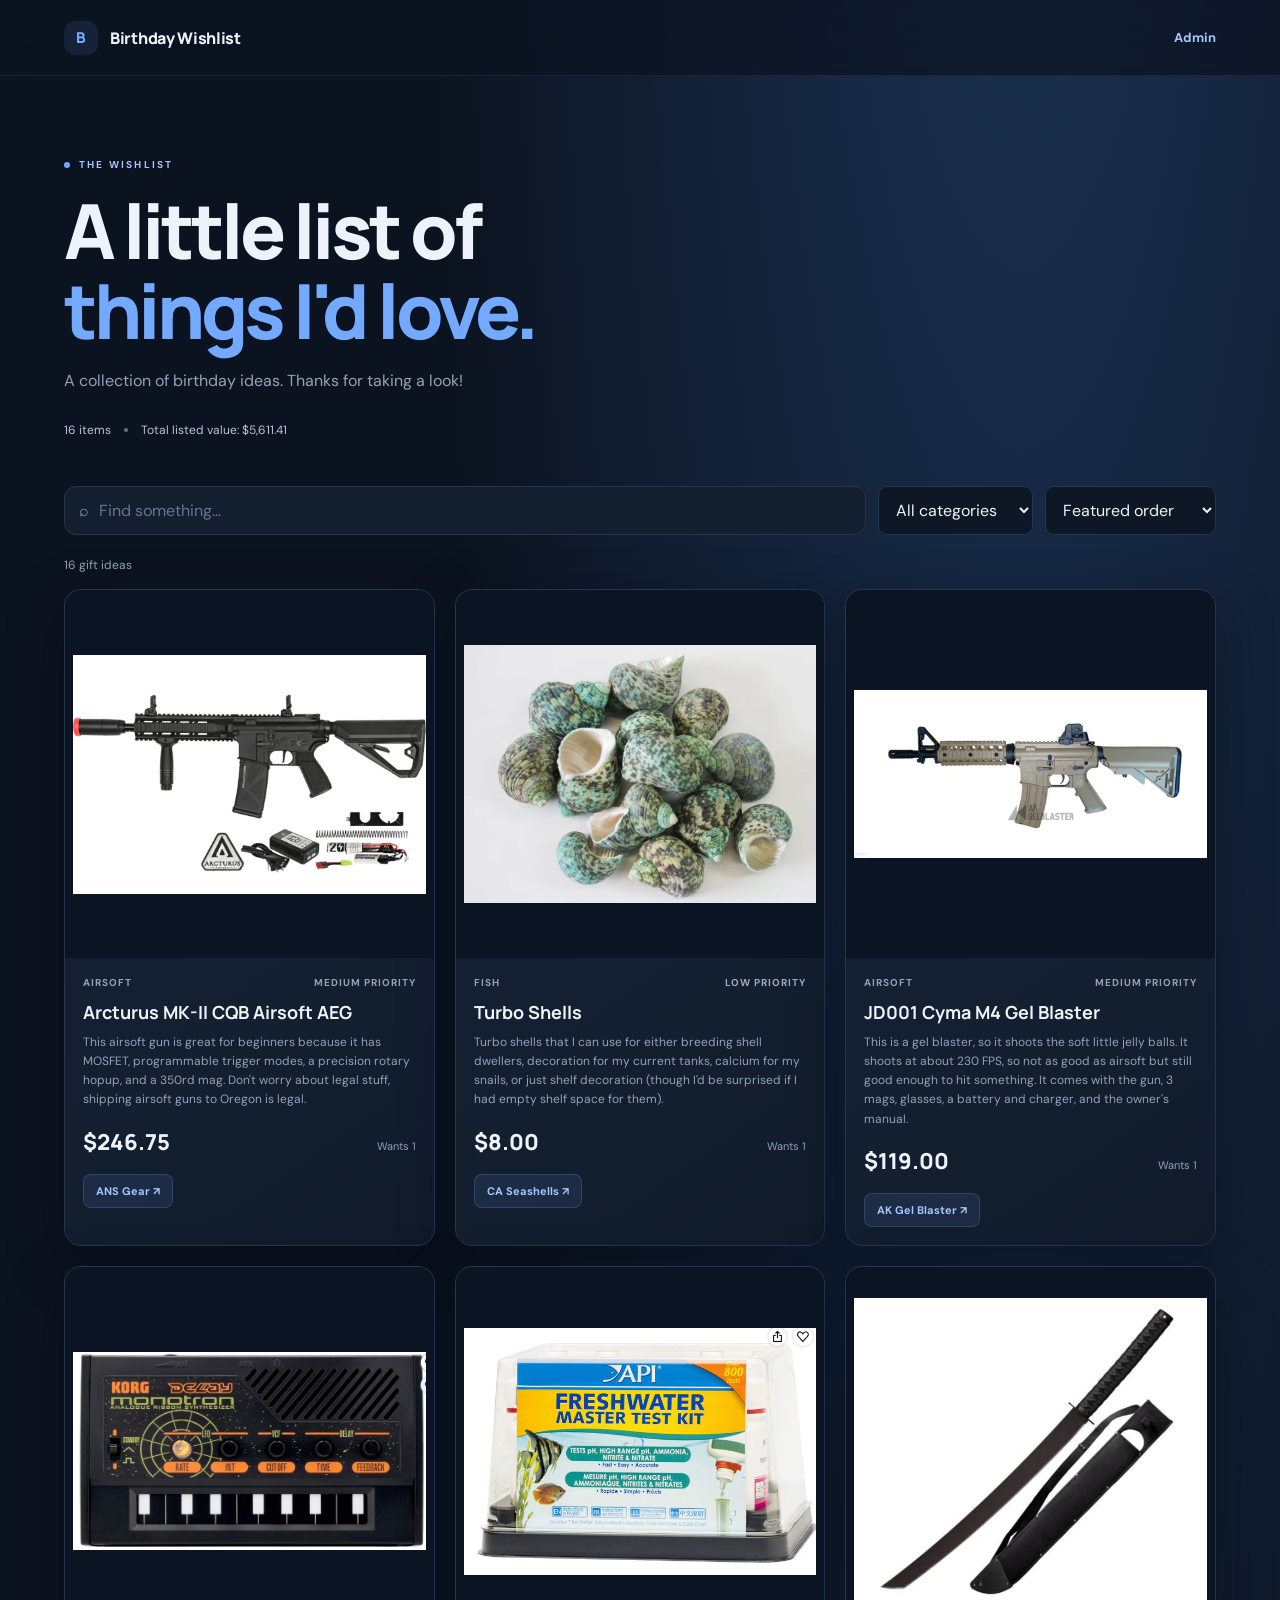
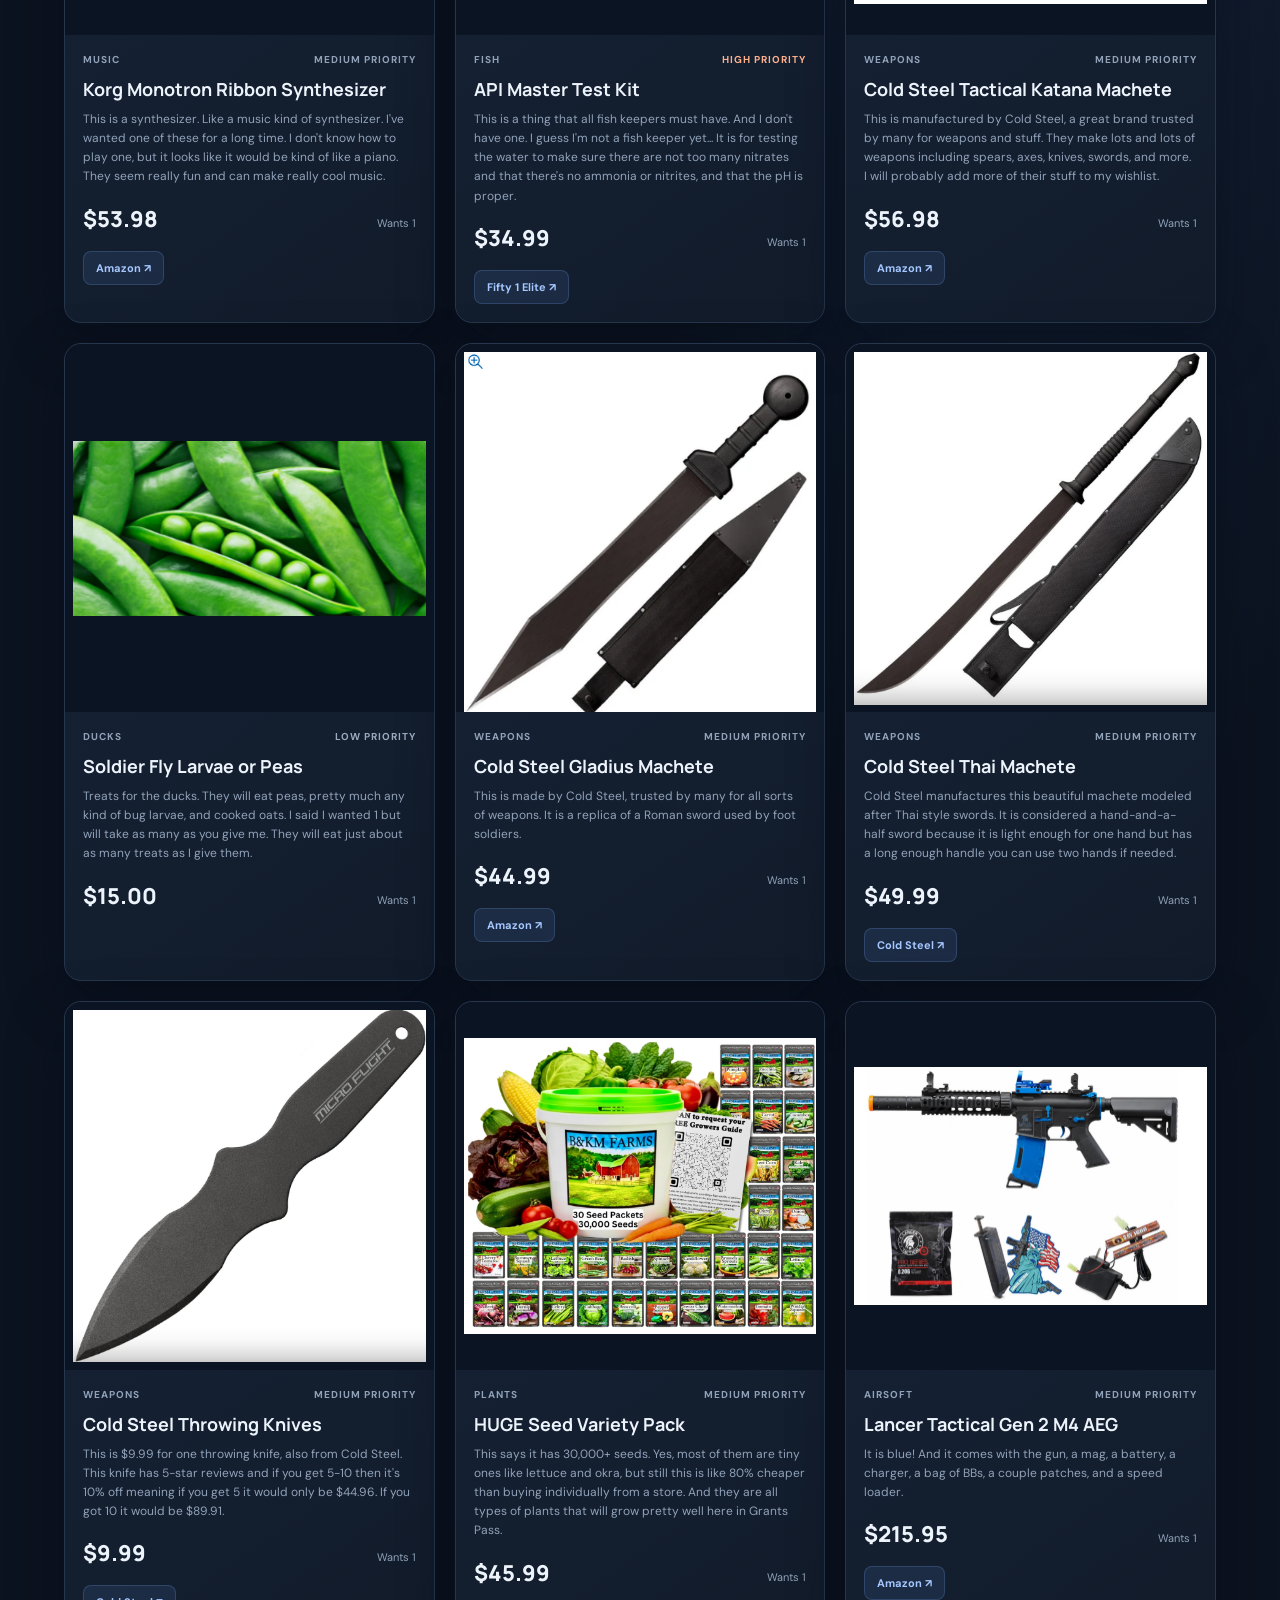
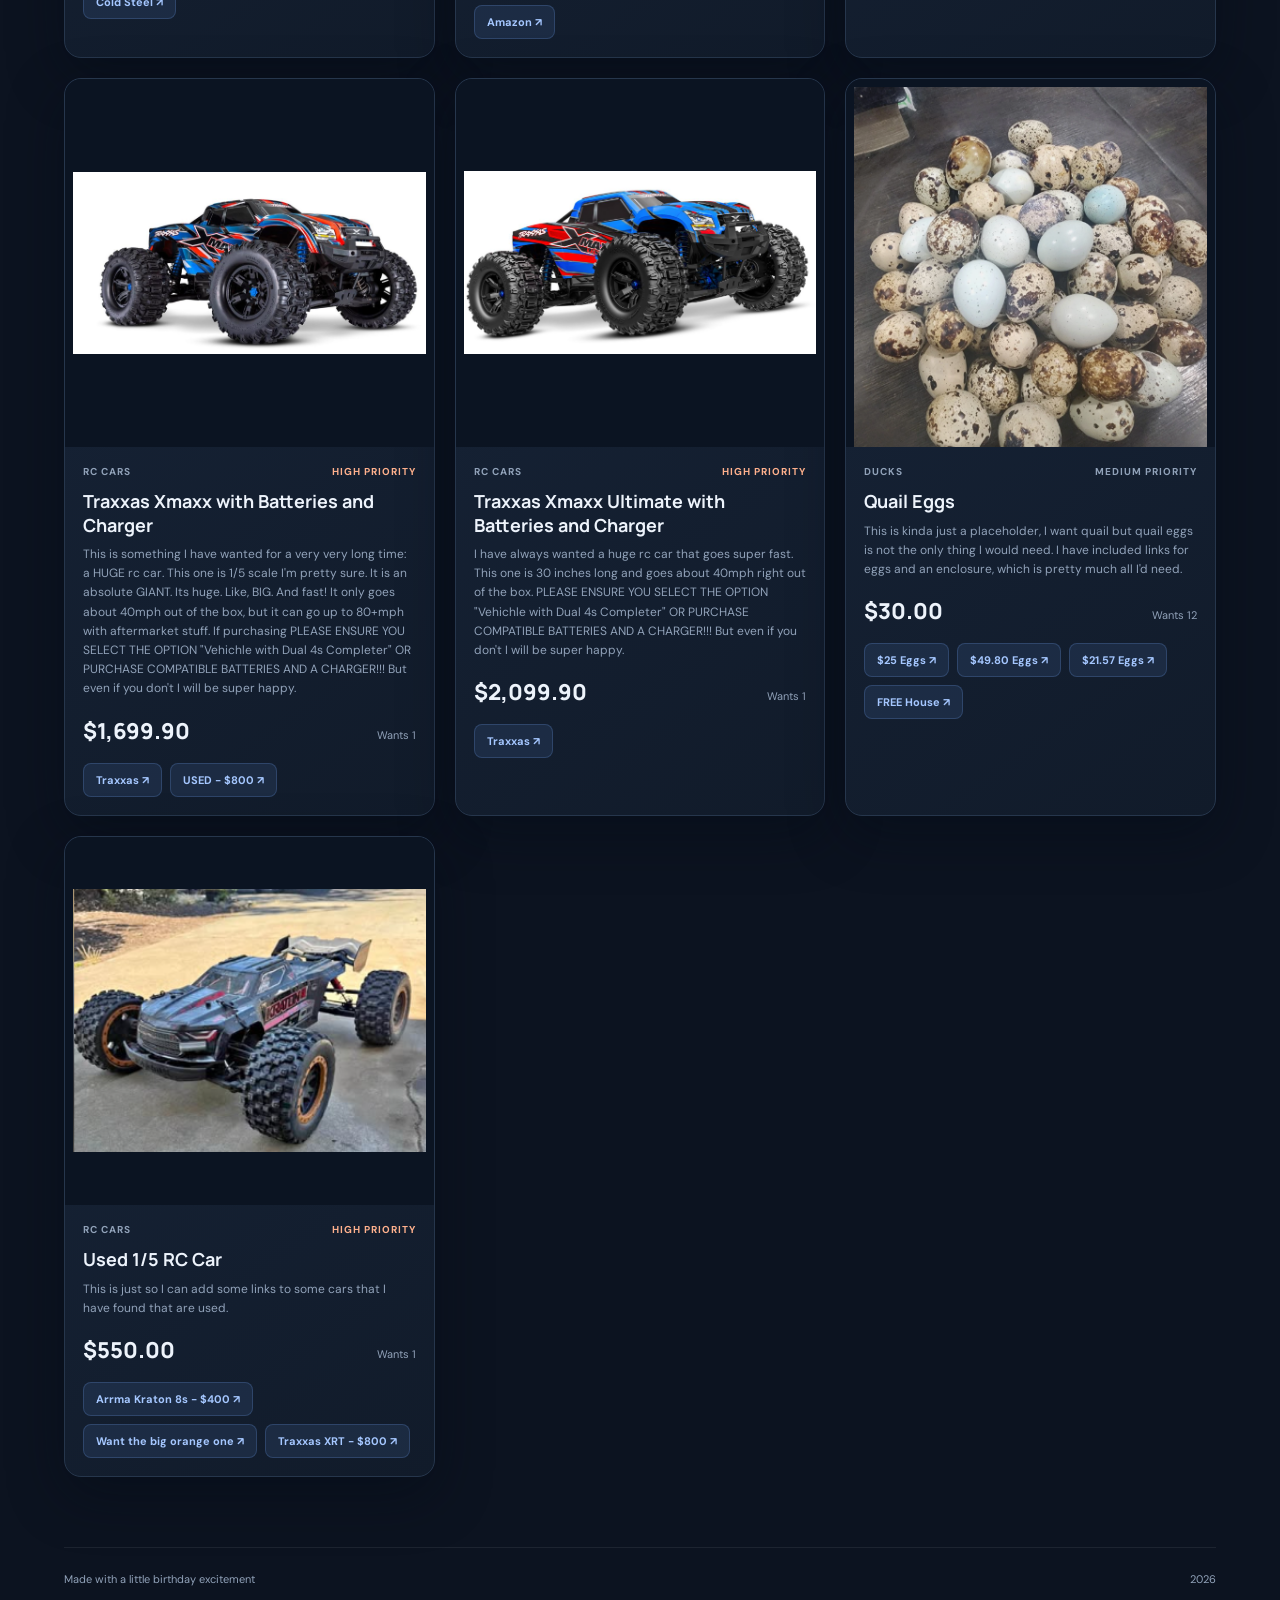
<file: index.html>
<!doctype html>
<html lang="en">
<head>
  <meta charset="utf-8">
  <meta name="viewport" content="width=device-width,initial-scale=1">
  <meta name="theme-color" content="#101827">
  <title>Birthday Wishlist</title>
  <link rel="stylesheet" href="style.css">
</head>
<body>
  <header class="site-header">
    <a class="brand" href="./"><span class="brand-mark">B</span><span id="site-title">Birthday Wishlist</span></a>
    <div class="header-right"><span class="header-note" id="birthday-note"></span><a class="admin-link" href="admin/">Admin</a></div>
  </header>
  <main class="page-shell">
    <section class="hero">
      <div class="eyebrow"><span class="eyebrow-dot"></span> THE WISHLIST</div>
      <h1>A little list of<br><span>things I'd love.</span></h1>
      <p class="hero-copy" id="intro-copy">A collection of birthday ideas. Thanks for taking a look!</p>
      <div class="hero-meta"><span id="item-count">0 items</span><span class="meta-divider"></span><span id="total-value">Total listed value: —</span></div>
    </section>
    <section class="toolbar" aria-label="Wishlist controls">
      <label class="search-wrap"><span>⌕</span><input id="search" type="search" placeholder="Find something…" autocomplete="off"></label>
      <select id="category-filter" aria-label="Filter by category"><option value="">All categories</option></select>
      <select id="sort" aria-label="Sort items">
        <option value="custom">Featured order</option><option value="priority">Priority</option>
        <option value="price-low">Price: low to high</option><option value="price-high">Price: high to low</option>
        <option value="name">Name: A–Z</option>
      </select>
    </section>
    <div id="status" class="status-line" role="status">Loading wishlist…</div>
    <section id="wishlist" class="product-grid" aria-live="polite"></section>
    <section id="empty-state" class="empty-state" hidden><h2>Nothing here just yet</h2><p>Check back soon!</p></section>
    <footer class="site-footer"><span>Made with a little birthday excitement</span><span id="footer-year"></span></footer>
  </main>
  <dialog class="product-viewer" id="product-viewer" aria-label="Product details">
    <div class="viewer-shell">
      <button class="viewer-close" id="viewer-close" type="button" aria-label="Close product details">×</button>
      <button class="viewer-arrow viewer-prev" id="viewer-prev" type="button" aria-label="Previous product">‹</button>
      <div class="viewer-layout">
        <div class="viewer-photo-wrap"><img id="viewer-image" alt=""><div class="viewer-image-placeholder" id="viewer-image-placeholder" hidden>No photo available</div></div>
        <div class="viewer-info">
          <div class="card-top"><span class="category-tag" id="viewer-category"></span><span class="priority-tag" id="viewer-priority"></span></div>
          <h2 id="viewer-title"></h2>
          <p class="viewer-description" id="viewer-description"></p>
          <div class="price-row"><span class="price" id="viewer-price"></span><span class="quantity" id="viewer-quantity"></span></div><div class="viewer-meta" id="viewer-meta"></div>
          <div class="viewer-links" id="viewer-links"></div>
          <div class="viewer-position" id="viewer-position"></div>
        </div>
      </div>
      <button class="viewer-arrow viewer-next" id="viewer-next" type="button" aria-label="Next product">›</button>
    </div>
  </dialog>
  <script src="config.js"></script>
  <script src="app.js"></script>
</body>
</html>
</file>
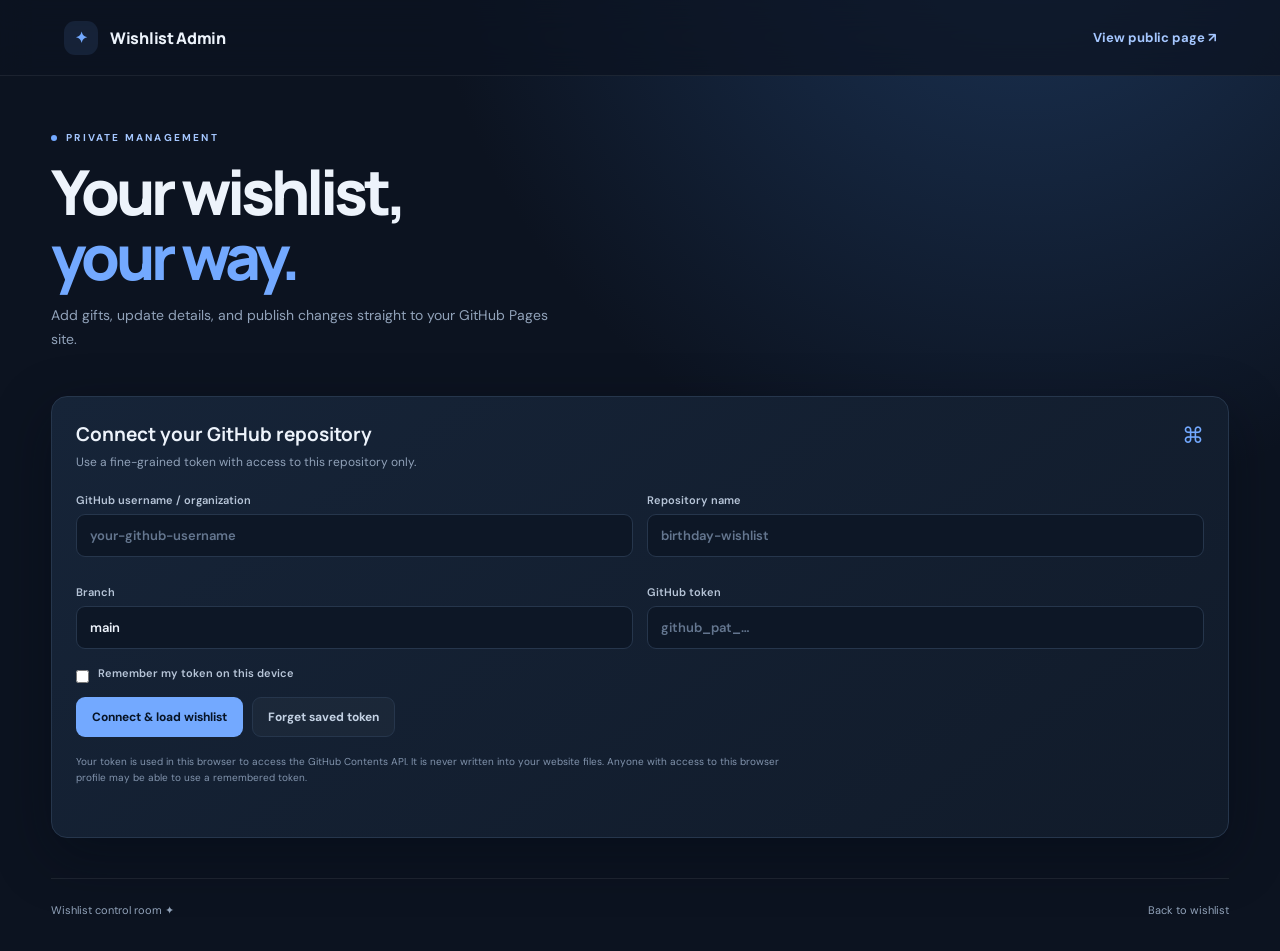
<file: admin/index.html>
<!doctype html>
<html lang="en">
<head>
  <meta charset="utf-8"><meta name="viewport" content="width=device-width,initial-scale=1">
  <meta name="theme-color" content="#101827"><title>Wishlist Admin</title>
  <link rel="stylesheet" href="../style.css">
</head>
<body class="admin-body">
  <header class="site-header"><a class="brand" href="../"><span class="brand-mark">✦</span><span>Wishlist Admin</span></a><a class="admin-link" href="../">View public page ↗</a></header>
  <main class="admin-shell">
    <section class="admin-heading"><div class="eyebrow"><span class="eyebrow-dot"></span> PRIVATE MANAGEMENT</div><h1>Your wishlist,<br><span>your way.</span></h1><p>Add gifts, update details, and publish changes straight to your GitHub Pages site.</p></section>
    <section id="setup-panel" class="panel">
      <div class="panel-head"><div><h2>Connect your GitHub repository</h2><p>Use a fine-grained token with access to this repository only.</p></div><span class="panel-icon">⌘</span></div>
      <div class="form-grid">
        <label>GitHub username / organization<input id="gh-owner" placeholder="your-github-username"></label>
        <label>Repository name<input id="gh-repo" placeholder="birthday-wishlist"></label>
        <label>Branch<input id="gh-branch" value="main"></label>
        <label>GitHub token<input id="gh-token" type="password" autocomplete="off" placeholder="github_pat_…"></label>
      </div>
      <label class="remember-row"><input id="remember-token" type="checkbox"> Remember my token on this device</label>
      <div class="button-row"><button class="button button-primary" id="connect-btn">Connect & load wishlist</button><button class="button button-quiet" id="forget-token">Forget saved token</button></div>
      <p class="fine-print">Your token is used in this browser to access the GitHub Contents API. It is never written into your website files. Anyone with access to this browser profile may be able to use a remembered token.</p>
      <div id="connect-message" class="notice" role="status"></div>
    </section>
    <section id="workspace" hidden>
      <div class="workspace-top"><div><h2>Manage gifts</h2><p id="repo-label" class="muted"></p></div><div class="button-row"><button class="button button-quiet" id="refresh-btn">↻ Refresh</button><button class="button button-quiet" id="disconnect-btn">Disconnect</button></div></div>
      <div class="admin-columns">
        <section class="panel editor-panel">
          <div class="panel-head"><div><h2 id="editor-title">Add a gift</h2><p>Fill in as much or as little as you like.</p></div><span class="panel-icon">＋</span></div>
          <form id="product-form">
            <input type="hidden" id="product-id">
            <label>Product name *<input id="p-name" required maxlength="100" placeholder="e.g. Wireless headphones"></label>
            <div class="form-grid">
              <label>Price (number)<input id="p-price" type="number" min="0" step="0.01" placeholder="49.99"></label>
              <label>Currency<select id="p-currency"><option>USD</option><option>CAD</option><option>GBP</option><option>EUR</option><option>AUD</option></select></label>
              <label>Quantity wanted<input id="p-quantity" type="number" min="1" step="1" value="1"></label>
              <label>Priority<select id="p-priority"><option>High</option><option selected>Medium</option><option>Low</option></select></label>
              <label>Category<input id="p-category" maxlength="40" placeholder="Gaming, Tech, etc."></label>
              <label>Sort position<input id="p-order" type="number" step="1" value="0"></label>
            </div>
            <div class="form-grid">
              <label>Item condition<select id="p-condition"><option value="">Any condition</option><option>New</option><option>Used</option><option>Refurbished</option></select></label>
              <label>Wishlist status<select id="p-status"><option>Wanted</option><option>Considering</option><option>No longer wanted</option></select></label>
              <label>Shipping estimate<input id="p-shipping" type="number" min="0" step="0.01" placeholder="e.g. 5.99"></label>
              <label>Wanted by / offer deadline<input id="p-deadline" type="date"></label>
            </div>
            <label>Description<textarea id="p-description" rows="3" placeholder="A little more about what you're looking for…"></textarea></label>
            <label>Product image<input id="p-image-file" type="file" accept="image/*"></label>
            <label>Or image URL<input id="p-image-url" type="url" placeholder="https://…"></label>
            <div id="image-preview" class="image-preview" hidden></div>
            <div class="links-heading"><strong>Purchase links</strong><button type="button" class="text-button" id="add-link">+ Add another link</button></div>
            <div id="links-list"></div>
            <label class="check-label"><input id="p-received" type="checkbox"> I have received this item (admin only)</label>
            <div class="button-row"><button class="button button-primary" type="submit" id="save-product">Save gift</button><button class="button button-quiet" type="button" id="cancel-edit" hidden>Cancel edit</button></div>
            <div id="save-message" class="notice" role="status"></div>
          </form>
        </section>
        <section class="panel list-panel">
          <div class="panel-head"><div><h2>Current gifts</h2><p>Only you can edit this list using your GitHub token.</p></div><span class="count-pill" id="admin-count">0</span></div>
          <div id="admin-list" class="admin-list"></div>
        </section>
      </div>
      <div class="privacy-note"><span>🔒</span><div><strong>Buyer privacy is built in.</strong><p>The public wishlist never shows received status, buyer names, reservations, or purchase activity. There are no buyer controls for marking gifts as bought.</p></div></div>
    </section>
    <footer class="site-footer"><span>Wishlist control room <span class="footer-star">✦</span></span><a href="../">Back to wishlist</a></footer>
  </main>
  <script src="../config.js"></script><script src="admin.js"></script>
</body></html>
</file>
<file: style.css>
@import url('https://fonts.googleapis.com/css2?family=DM+Sans:wght@400;500;600;700&family=Manrope:wght@400;500;600;700;800&display=swap');
:root{--bg:#0c1320;--surface:#131e2e;--surface2:#19263a;--line:#26364c;--text:#edf3fb;--muted:#91a2b9;--accent:#73a9ff;--accent2:#a5c7ff;--green:#8ce0bd;--shadow:0 18px 55px #03091466}
*{box-sizing:border-box}body{margin:0;background:radial-gradient(ellipse at 80% -15%,#1c3558 0,transparent 42%),var(--bg);color:var(--text);font-family:'DM Sans',sans-serif;min-height:100vh}a{color:inherit;text-decoration:none}.site-header{height:76px;border-bottom:1px solid #ffffff12;display:flex;align-items:center;justify-content:space-between;padding:0 max(5vw,22px);backdrop-filter:blur(16px);background:#0c1320b8}.brand{display:flex;align-items:center;gap:12px;font-family:Manrope,sans-serif;font-weight:800;letter-spacing:-.3px}.brand-mark{display:grid;place-items:center;width:34px;height:34px;border-radius:11px;background:#73a9ff1b;color:var(--accent);font:800 15px Manrope,sans-serif}.header-right{display:flex;align-items:center;gap:22px}.header-note,.muted{color:var(--muted);font-size:13px}.admin-link{color:var(--accent2);font-size:13px;font-weight:700}.page-shell{width:min(1160px,90vw);margin:auto}.hero{padding:82px 0 48px}.eyebrow{font-size:10px;letter-spacing:2.2px;font-weight:700;color:var(--accent2);display:flex;align-items:center;gap:9px}.eyebrow-dot{width:6px;height:6px;border-radius:50%;background:var(--accent)}h1,h2,h3,p{margin-top:0}.hero h1,.admin-heading h1{font:800 clamp(42px,7vw,76px)/1.05 Manrope,sans-serif;letter-spacing:-4px;margin:20px 0 16px}.hero h1 span,.admin-heading h1 span{color:var(--accent)}.hero-copy,.admin-heading>p{color:var(--muted);font-size:16px;max-width:500px;line-height:1.7}.hero-meta{display:flex;align-items:center;gap:13px;color:#b7c5d8;font-size:12px;margin-top:28px}.meta-divider{width:4px;height:4px;border-radius:50%;background:#60748f}.toolbar{display:flex;gap:12px;margin-bottom:22px}.search-wrap{flex:1;display:flex;align-items:center;gap:10px;background:var(--surface);border:1px solid var(--line);border-radius:12px;padding:0 14px;color:var(--muted)}.search-wrap input{border:0!important;background:transparent!important;padding-left:0!important}.toolbar select{width:auto;min-width:155px}input,select,textarea{width:100%;background:#0d1726;border:1px solid var(--line);border-radius:9px;color:var(--text);padding:12px 13px;font:inherit;outline:none}input:focus,select:focus,textarea:focus{border-color:var(--accent);box-shadow:0 0 0 3px #73a9ff1a}input::placeholder,textarea::placeholder{color:#64768f}.status-line{font-size:12px;color:var(--muted);margin:10px 0 16px}.product-grid{display:grid;grid-template-columns:repeat(3,minmax(0,1fr));gap:20px}.product-card{background:linear-gradient(145deg,#172438,#111b2a);border:1px solid var(--line);border-radius:17px;overflow:hidden;box-shadow:var(--shadow);transition:transform .2s,border-color .2s;cursor:pointer}.product-card:focus-visible{outline:2px solid var(--accent);outline-offset:3px}.product-card:hover{transform:translateY(-4px);border-color:#49658b}.product-image{width:100%;aspect-ratio:1/1;height:auto;background:#0b1422;display:grid;place-items:center;overflow:hidden;position:relative}.product-image img{width:100%;height:100%;object-fit:contain;padding:8px}.image-placeholder{font-size:13px;color:#71839b}.image-hint{position:absolute;right:10px;bottom:10px;background:#08111dcc;color:#dce8f8;border:1px solid #ffffff20;border-radius:20px;padding:5px 9px;font-size:10px;opacity:0;transition:opacity .2s}.product-card:hover .image-hint,.product-card:focus-visible .image-hint{opacity:1}.product-content{padding:18px}.card-top{display:flex;justify-content:space-between;gap:10px;align-items:center;margin-bottom:12px}.category-tag,.priority-tag{font-size:10px;text-transform:uppercase;letter-spacing:1px;font-weight:700;color:var(--muted)}.priority-tag.high{color:#ffb18d}.priority-tag.low{color:#9cabc0}.product-content h3{font:700 18px/1.3 Manrope,sans-serif;margin:0 0 8px}.description{font-size:12px;color:var(--muted);line-height:1.6;min-height:38px;white-space:pre-wrap}.price-row{display:flex;align-items:baseline;justify-content:space-between;margin:17px 0}.price{font:800 22px Manrope,sans-serif}.quantity{font-size:11px;color:var(--muted)}.card-actions{display:flex;gap:8px;flex-wrap:wrap}.product-link{display:inline-flex;align-items:center;justify-content:center;background:#73a9ff1b;color:var(--accent2);border:1px solid #73a9ff35;padding:9px 12px;border-radius:8px;font-size:11px;font-weight:700}.product-link:hover{background:#73a9ff30}.empty-state{text-align:center;padding:70px 20px;color:var(--muted)}.empty-state h2{color:var(--text);font-family:Manrope}.site-footer{border-top:1px solid #ffffff12;margin-top:70px;padding:24px 0 34px;display:flex;justify-content:space-between;color:var(--muted);font-size:11px}[hidden]{display:none!important}
/* admin */
.admin-shell{width:min(1180px,92vw);margin:auto}.admin-heading{padding:55px 0 30px}.admin-heading h1{font-size:clamp(40px,6vw,62px);margin:15px 0}.admin-heading>p{font-size:14px}.panel{background:linear-gradient(145deg,#162438,#111b2a);border:1px solid var(--line);border-radius:16px;padding:24px;box-shadow:var(--shadow)}.panel-head{display:flex;justify-content:space-between;align-items:flex-start;margin-bottom:22px}.panel-head h2,.workspace-top h2{font:700 19px Manrope;margin:0 0 6px}.panel-head p,.workspace-top p{font-size:12px;color:var(--muted);margin:0;line-height:1.5}.panel-icon{color:var(--accent);font-size:22px}.form-grid{display:grid;grid-template-columns:repeat(2,minmax(0,1fr));gap:14px}.panel label{display:block;font-size:11px;color:#b7c5d8;font-weight:600;margin-bottom:14px}.panel label input,.panel label select,.panel label textarea{display:block;margin-top:7px;font-size:13px}.remember-row,.check-label{display:flex!important;align-items:center;gap:9px}.remember-row input,.check-label input{width:auto;margin:0}.button-row{display:flex;gap:9px;flex-wrap:wrap;align-items:center}.button{border:1px solid transparent;border-radius:9px;padding:11px 15px;font:700 12px 'DM Sans';cursor:pointer}.button-primary{background:var(--accent);color:#071426}.button-primary:hover{background:#9bc2ff}.button-quiet{background:#ffffff08;color:#c4d2e4;border-color:var(--line)}.button-quiet:hover{background:#ffffff12}.fine-print{font-size:10px;color:#8294ad;line-height:1.6;max-width:720px;margin:17px 0 0}.notice{font-size:11px;color:var(--green);margin-top:12px;min-height:15px}.workspace-top{display:flex;justify-content:space-between;align-items:center;margin:35px 0 18px}.admin-columns{display:grid;grid-template-columns:minmax(0,1.1fr) minmax(300px,.9fr);gap:18px}.editor-panel form>label{margin-bottom:15px}.links-heading{display:flex;justify-content:space-between;align-items:center;font-size:12px;margin:8px 0 12px}.text-button{border:0;background:none;color:var(--accent2);font:700 11px 'DM Sans';cursor:pointer}.link-row{display:grid;grid-template-columns:1fr 1.4fr auto;gap:8px;margin-bottom:9px}.link-row input{font-size:11px}.remove-link{background:#ffffff08;color:#e5a69b;border:1px solid var(--line);border-radius:8px;padding:0 10px;cursor:pointer}.image-preview{margin:0 0 15px;padding:8px;border:1px dashed var(--line);border-radius:9px}.image-preview img{max-height:110px;max-width:100%;object-fit:contain}.count-pill{background:#73a9ff1b;color:var(--accent2);border-radius:30px;padding:5px 10px;font-size:11px}.admin-list{display:flex;flex-direction:column;gap:9px}.admin-item{display:grid;grid-template-columns:54px 1fr auto;gap:11px;align-items:center;background:#0d1726;border:1px solid var(--line);border-radius:10px;padding:9px}.admin-thumb{width:54px;height:54px;object-fit:contain;background:#111e30;border-radius:7px}.admin-item strong{display:block;font-size:12px}.admin-item small{display:block;color:var(--muted);font-size:10px;margin-top:4px}.admin-actions{display:flex;gap:5px}.admin-actions button{background:#ffffff08;color:#b9c9dd;border:1px solid var(--line);border-radius:7px;padding:6px 8px;font-size:10px;cursor:pointer}.admin-actions button.delete{color:#f0a59a}.privacy-note{display:flex;gap:13px;align-items:flex-start;background:#8ce0bd0b;border:1px solid #8ce0bd2b;border-radius:12px;padding:16px;margin-top:18px}.privacy-note strong{font-size:12px;color:var(--green)}.privacy-note p{font-size:11px;color:var(--muted);margin:5px 0 0;line-height:1.5}.admin-body .site-footer{margin-top:40px}
@media(max-width:850px){.product-grid{grid-template-columns:repeat(2,minmax(0,1fr))}.admin-columns{grid-template-columns:1fr}.hero{padding-top:60px}}
@media(max-width:560px){.site-header{height:65px}.header-note{display:none}.hero h1,.admin-heading h1{letter-spacing:-2px}.toolbar{flex-wrap:wrap}.search-wrap{flex-basis:100%;min-height:45px}.toolbar select{flex:1;min-width:0}.product-grid{grid-template-columns:1fr 1fr;gap:10px}.product-image{height:auto;aspect-ratio:1/1}.product-content{padding:12px}.product-content h3{font-size:14px}.description{font-size:11px}.price{font-size:17px}.product-link{padding:8px;font-size:10px}.form-grid{grid-template-columns:1fr}.panel{padding:17px}.workspace-top{align-items:flex-start;gap:12px}.workspace-top .button-row{justify-content:flex-end}.link-row{grid-template-columns:1fr}.remove-link{padding:8px}.site-footer{margin-top:45px}}

/* Public product photo viewer */
.product-viewer{width:min(1040px,94vw);max-width:none;max-height:92vh;padding:0;border:1px solid #3a506d;border-radius:20px;background:#101b2b;color:var(--text);box-shadow:0 25px 90px #000b;overflow:visible}
.product-viewer::backdrop{background:#030914d9;backdrop-filter:blur(5px)}
.viewer-shell{position:relative;padding:28px 64px 24px}
.viewer-layout{display:grid;grid-template-columns:minmax(0,1.1fr) minmax(260px,.9fr);gap:30px;align-items:center;min-height:420px}
.viewer-photo-wrap{height:min(68vh,650px);min-height:280px;background:#091321;border:1px solid var(--line);border-radius:14px;display:grid;place-items:center;overflow:hidden}
.viewer-photo-wrap img{width:100%;height:100%;object-fit:contain;padding:12px}
.viewer-image-placeholder{color:var(--muted);font-size:14px}
.viewer-info{padding:12px 0;min-width:0}
.viewer-info h2{font:800 clamp(24px,3vw,36px)/1.15 Manrope,sans-serif;margin:18px 0 12px;overflow-wrap:anywhere}
.viewer-description{color:var(--muted);font-size:14px;line-height:1.7;white-space:pre-wrap;overflow-wrap:anywhere}
.viewer-links{display:flex;gap:9px;flex-wrap:wrap;margin-top:20px}
.viewer-position{color:var(--muted);font-size:11px;margin-top:22px}
.viewer-close,.viewer-arrow{position:absolute;display:grid;place-items:center;border:1px solid var(--line);background:#1a2a40;color:var(--text);cursor:pointer;z-index:2}
.viewer-close{top:12px;right:12px;width:38px;height:38px;border-radius:50%;font-size:25px;line-height:1}
.viewer-arrow{top:50%;transform:translateY(-50%);width:40px;height:54px;border-radius:12px;font-size:32px;line-height:1}
.viewer-prev{left:12px}.viewer-next{right:12px}
.viewer-arrow:disabled{opacity:.35;cursor:default}
.viewer-close:hover,.viewer-arrow:not(:disabled):hover{background:#29415f;border-color:#5579a6}
@media(max-width:700px){.viewer-shell{padding:58px 48px 22px}.viewer-layout{grid-template-columns:1fr;gap:18px}.viewer-photo-wrap{height:45vh;min-height:200px}.viewer-info{padding:0}.viewer-info h2{margin-top:12px}.viewer-position{margin-top:12px}}
@media(max-width:420px){.viewer-shell{padding-left:42px;padding-right:42px}.viewer-arrow{width:32px;height:46px}.viewer-prev{left:5px}.viewer-next{right:5px}}

.viewer-meta,.card-meta{color:var(--muted);font-size:.85rem;line-height:1.5;margin-top:.65rem}
</file>
